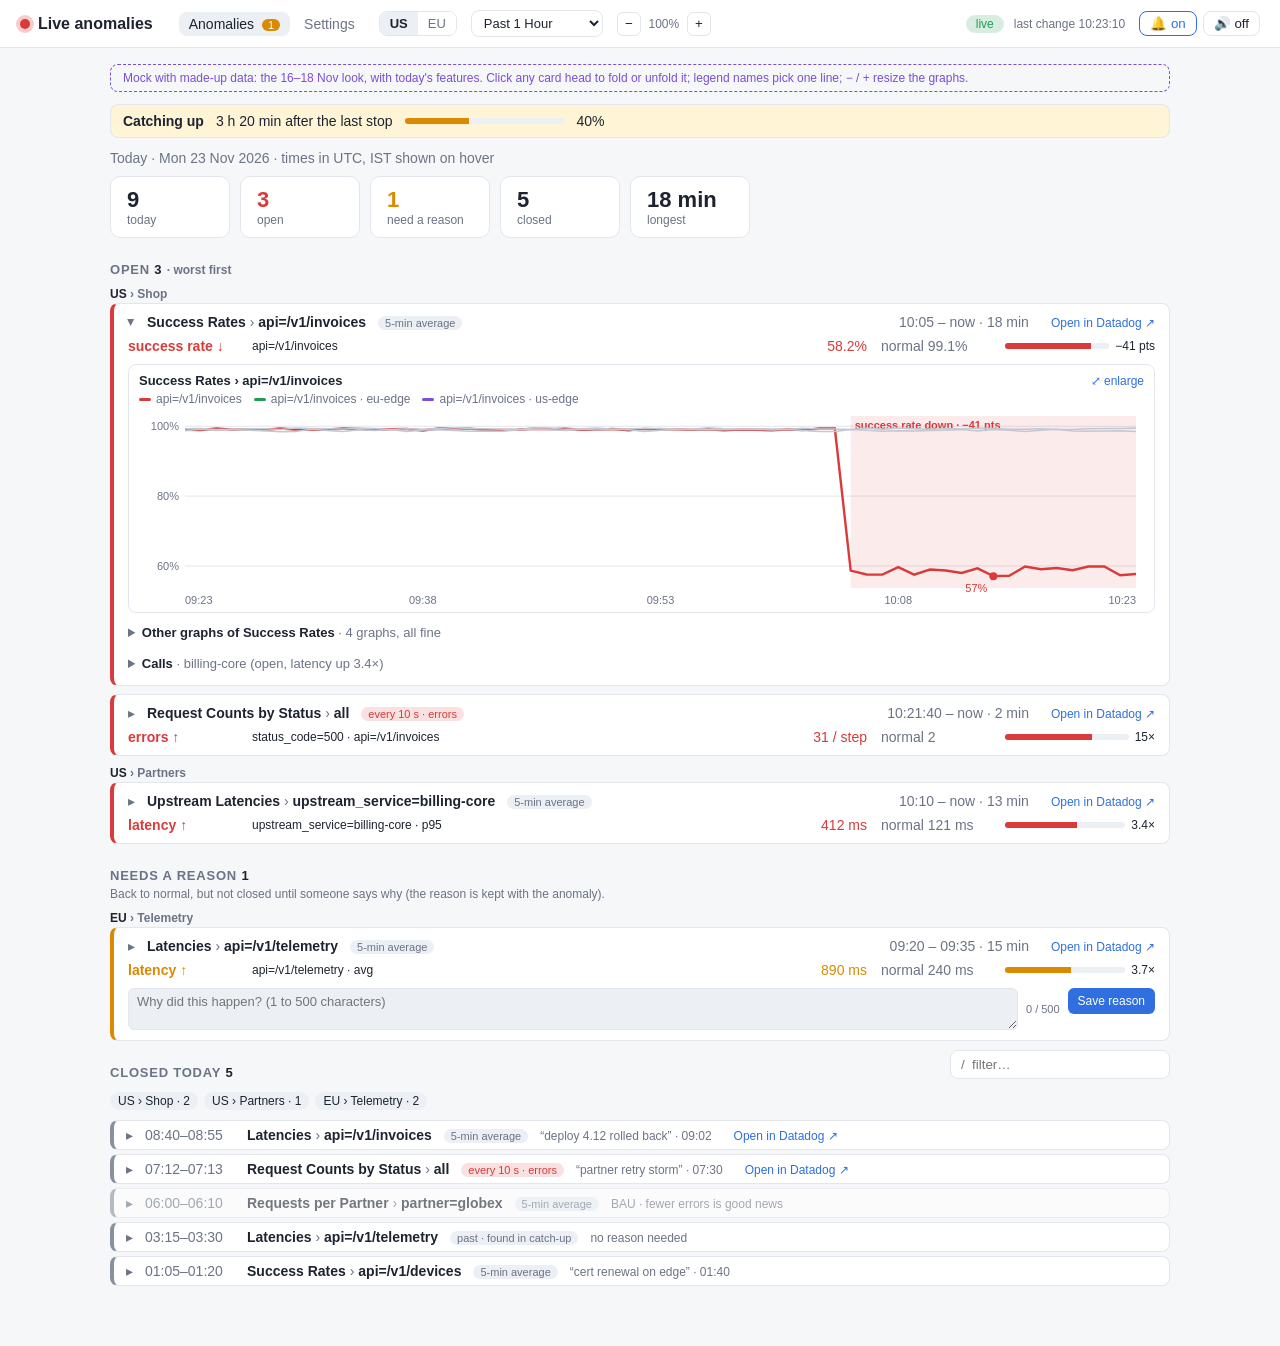
<file: docs/mockups/calmer-anomalies.html>
<!doctype html>
<html lang="en">
<head>
<meta charset="utf-8">
<meta name="viewport" content="width=device-width, initial-scale=1">
<title>Live anomalies (mock)</title>
<style>
/* The look of the Incidents page of 16-18 Nov 2026 (app.css at 06f5f58), with today's features. Mock data only. */
:root {
  --bg: #f6f7f9; --panel: #ffffff; --text: #1d2330; --muted: #6b7385; --line: #e3e6ec;
  --red: #d93a3a; --amber: #d98a00; --blue: #2f6fe0; --violet: #7a4fd6; --grey: #8a919e; --green: #1f9d55;
  --meter-bg: #eceff4; --highlight: #fff4d6; --band: rgba(217,58,58,.10); --faded: #c3c8d2;
  font-family: -apple-system, BlinkMacSystemFont, "Segoe UI", Roboto, sans-serif;
}
@media (prefers-color-scheme: dark) {
  :root {
    --bg: #11141a; --panel: #1a1e26; --text: #e6e9ef; --muted: #8d95a6; --line: #2a303b;
    --red: #ff6b6b; --amber: #f2b23d; --blue: #6aa1ff; --violet: #a98bff; --grey: #8a919e; --green: #43c37a;
    --meter-bg: #2a303b; --highlight: #3a3220; --band: rgba(255,107,107,.14); --faded: #4a5160;
  }
}
* { box-sizing: border-box; }
body { margin: 0; background: var(--bg); color: var(--text); font-size: 14px; }
.top { position: sticky; top: 0; z-index: 2; display: flex; gap: 14px; align-items: center; padding: 10px 20px;
  background: var(--panel); border-bottom: 1px solid var(--line); flex-wrap: wrap; }
.brand { font-weight: 650; font-size: 16px; display: flex; align-items: center; gap: 8px; }
.dot-logo { width: 10px; height: 10px; border-radius: 50%; background: var(--red); box-shadow: 0 0 0 4px color-mix(in srgb, var(--red) 25%, transparent); }
.tabs { display: flex; gap: 4px; margin-left: 12px; }
.tab { color: var(--muted); text-decoration: none; padding: 4px 10px; border-radius: 8px; }
.tab.active { color: var(--text); background: var(--meter-bg); }
.tab .badge { background: var(--amber); color: #fff; border-radius: 999px; font-size: 11px; padding: 0 6px; margin-left: 4px; }
.seg { display: inline-flex; border: 1px solid var(--line); border-radius: 8px; overflow: hidden; }
.seg button { border: 0; background: var(--panel); color: var(--muted); padding: 4px 10px; cursor: pointer; font: inherit; font-size: 13px; }
.seg button.on { background: var(--meter-bg); color: var(--text); font-weight: 550; }
select.range { border: 1px solid var(--line); background: var(--panel); color: var(--text); border-radius: 8px; padding: 4px 8px; font: inherit; font-size: 13px; }
.zoom { display: inline-flex; align-items: center; gap: 2px; font-size: 12px; color: var(--muted); }
.zoom button { border: 1px solid var(--line); background: var(--panel); color: var(--text); border-radius: 6px; width: 24px; height: 24px; cursor: pointer; }
.zoom span { width: 42px; text-align: center; font-variant-numeric: tabular-nums; }
.conn { display: flex; gap: 10px; align-items: center; margin-left: auto; }
.pill { padding: 2px 10px; border-radius: 999px; font-size: 12px; background: var(--meter-bg); }
.pill.connected { background: color-mix(in srgb, var(--green) 18%, transparent); color: var(--green); }
.muted { color: var(--muted); font-size: 12px; }
.toggles { display: flex; gap: 6px; }
.toggle { border: 1px solid var(--line); background: var(--panel); color: var(--text); border-radius: 8px; padding: 4px 10px; cursor: pointer; }
.toggle.on { border-color: var(--blue); color: var(--blue); }
main { max-width: 1100px; margin: 0 auto; padding: 16px 20px 60px; }
.mock-note { border: 1px dashed var(--violet); color: var(--violet); border-radius: 8px; padding: 6px 12px; font-size: 12px; margin-bottom: 12px; }
.s-notice { background: var(--highlight); border: 1px solid var(--line); border-radius: 8px; padding: 8px 12px; margin: 0 0 12px; display: flex; gap: 12px; align-items: center; }
.s-notice .bar { flex: 0 0 160px; height: 6px; border-radius: 3px; background: var(--meter-bg); overflow: hidden; }
.s-notice .bar i { display: block; height: 100%; width: 40%; background: var(--amber); }
.day-title { color: var(--muted); margin: 4px 0 10px; }
.cards { display: flex; flex-wrap: wrap; gap: 10px; }
.card { background: var(--panel); border: 1px solid var(--line); border-radius: 10px; padding: 10px 16px; min-width: 120px; }
.card .num { font-size: 22px; font-weight: 650; font-variant-numeric: tabular-nums; }
.card.open .num { color: var(--red); } .card.wait .num { color: var(--amber); }
.card .lbl { color: var(--muted); font-size: 12px; }
h2 { font-size: 13px; text-transform: uppercase; letter-spacing: .06em; color: var(--muted); margin: 24px 0 8px; }
.count { color: var(--text); }
.calm-note { font-size: 12px; margin: -4px 0 8px; }
.list { display: flex; flex-direction: column; gap: 8px; }
.t-view { font-weight: 600; margin: 10px 0 2px; color: var(--muted); font-size: 12px; }
.t-view b { color: var(--text); }
.inc { background: var(--panel); border: 1px solid var(--line); border-left: 4px solid var(--grey); border-radius: 8px; padding: 10px 14px; }
.inc.s-red { border-left-color: var(--red); } .inc.s-amber { border-left-color: var(--amber); }
.inc-head { display: flex; gap: 12px; align-items: baseline; flex-wrap: wrap; cursor: pointer; }
.chev { color: var(--muted); transition: transform .15s; display: inline-block; }
.inc.expanded > .inc-head .chev { transform: rotate(90deg); }
.title { font-weight: 600; }
.crumb { color: var(--muted); font-weight: 400; }
.tag { font-size: 11px; padding: 1px 7px; border-radius: 999px; background: var(--meter-bg); color: var(--muted); white-space: nowrap; }
.tag.fast { background: color-mix(in srgb, var(--red) 15%, transparent); color: var(--red); }
.when { color: var(--muted); margin-left: auto; font-variant-numeric: tabular-nums; white-space: nowrap; }
.links a { color: var(--blue); text-decoration: none; margin-left: 10px; font-size: 12px; }
.links a:hover { text-decoration: underline; }
.lines { margin-top: 8px; display: grid; grid-template-columns: minmax(110px, auto) minmax(150px, 1fr) minmax(90px, auto) minmax(110px, auto) 150px; gap: 4px 14px; align-items: center; }
.lines .sig { font-weight: 550; } .lines .val { font-variant-numeric: tabular-nums; text-align: right; }
.lines .norm { color: var(--muted); font-variant-numeric: tabular-nums; }
.lines .tags { font-size: 12px; overflow-wrap: anywhere; }
.meter { display: flex; align-items: center; gap: 6px; font-size: 12px; font-variant-numeric: tabular-nums; }
.meter .bar { flex: 1; height: 6px; border-radius: 3px; background: var(--meter-bg); overflow: hidden; }
.meter .fill { display: block; height: 100%; }
.c-red { color: var(--red); } .c-amber { color: var(--amber); } .c-green { color: var(--green); }
.f-red { background: var(--red); } .f-amber { background: var(--amber); } .f-grey { background: var(--grey); }
.body { display: none; margin-top: 10px; }
.inc.expanded > .body { display: block; }
.graph { border: 1px solid var(--line); border-radius: 8px; padding: 8px 10px 4px; position: relative; }
.graph-head { display: flex; gap: 10px; align-items: baseline; font-size: 13px; }
.graph-head .gt { font-weight: 550; }
.graph-head .acts { margin-left: auto; display: flex; gap: 10px; font-size: 12px; }
.graph-head .acts a { color: var(--blue); text-decoration: none; }
.legend { display: flex; flex-wrap: wrap; gap: 4px 12px; font-size: 12px; margin: 4px 0 2px; }
.legend span { cursor: pointer; display: inline-flex; align-items: center; gap: 5px; color: var(--muted); }
.legend span.on { color: var(--text); font-weight: 550; }
.legend i { width: 12px; height: 3px; border-radius: 2px; display: inline-block; }
svg.chart { width: 100%; height: calc(200px * var(--z, 1)); display: block; }
.fold { margin-top: 8px; }
.fold > summary { cursor: pointer; color: var(--muted); font-size: 13px; padding: 4px 0; }
.fold > summary b { color: var(--text); font-weight: 550; }
.small-grid { display: grid; grid-template-columns: repeat(auto-fill, minmax(calc(300px * var(--z, 1)), 1fr)); gap: 8px; margin-top: 6px; }
.small-grid svg.chart { height: calc(120px * var(--z, 1)); }
.callers { display: flex; flex-direction: column; gap: 2px; font-size: 13px; margin: 6px 0; }
.reason-box { display: flex; gap: 8px; align-items: flex-start; margin-top: 10px; flex-wrap: wrap; }
.reason-in { flex: 1 1 260px; min-height: 30px; resize: vertical; background: var(--meter-bg); color: inherit;
  border: 1px solid var(--line); border-radius: 6px; padding: 5px 8px; font: inherit; font-size: 13px; }
.reason-count { color: var(--muted); font-size: 11px; align-self: center; }
.reason-send { background: var(--blue); color: #fff; border: 0; border-radius: 6px; padding: 6px 10px; cursor: pointer; font-size: 12px; }
.closed-head { display: flex; align-items: center; gap: 12px; }
.closed-head h2 { margin-right: auto; }
#filter { width: 220px; padding: 6px 10px; border-radius: 8px; border: 1px solid var(--line); background: var(--panel); color: var(--text); }
.groups { display: flex; flex-wrap: wrap; gap: 6px; margin: 4px 0 10px; }
.chip { font-size: 12px; padding: 2px 8px; border-radius: 999px; background: var(--meter-bg); cursor: pointer; border: 0; color: var(--text); }
.closed-list { gap: 4px; }
.closed-list .inc { padding: 6px 12px; }
.endt { color: var(--muted); font-variant-numeric: tabular-nums; width: 90px; }
.reason-shown { font-size: 12px; color: var(--muted); overflow-wrap: anywhere; }
.inc.bau-only { opacity: .6; }
.tip { position: absolute; pointer-events: none; background: var(--panel); border: 1px solid var(--line); border-radius: 6px;
  padding: 4px 8px; font-size: 12px; box-shadow: 0 2px 8px rgba(0,0,0,.12); display: none; white-space: nowrap; z-index: 3; }
@media (max-width: 700px) {
  .conn { margin-left: 0; } .tabs { margin-left: 0; }
  .lines { grid-template-columns: 1fr 1fr; } .lines .tags, .lines .meter { grid-column: span 2; }
  #filter { width: 140px; }
}
</style>
</head>
<body>
<header class="top">
  <div class="brand"><span class="dot-logo"></span>Live anomalies</div>
  <nav class="tabs" aria-label="Views">
    <a href="#" class="tab active">Anomalies <span class="badge" title="Need a reason">1</span></a>
    <a href="#" class="tab">Settings</a>
  </nav>
  <div class="seg" id="region"><button class="on">US</button><button>EU</button></div>
  <select class="range" aria-label="Time range"><option>Past 15 Minutes</option><option>Past 30 Minutes</option><option selected>Past 1 Hour</option><option>Past 3 Hours</option><option>Past 6 Hours</option><option>Past 12 Hours</option><option>Past 1 Day</option></select>
  <div class="zoom" title="Graph size (browser zoom works too)"><button id="zOut">−</button><span id="zVal">100%</span><button id="zIn">+</button></div>
  <div class="conn"><span class="pill connected">live</span><span class="muted">last change 10:23:10</span></div>
  <div class="toggles"><button class="toggle on" title="Desktop notification when a new anomaly opens">🔔 on</button><button class="toggle" title="Short sound when a new anomaly opens">🔊 off</button></div>
</header>

<main>
  <div class="mock-note">Mock with made-up data: the 16–18 Nov look, with today's features. Click any card head to fold or unfold it; legend names pick one line; − / + resize the graphs.</div>

  <div class="s-notice"><b>Catching up</b> 3 h 20 min after the last stop <span class="bar"><i></i></span> 40%</div>

  <section>
    <div class="day-title">Today · Mon 23 Nov 2026 · times in UTC, IST shown on hover</div>
    <div class="cards">
      <div class="card"><div class="num">9</div><div class="lbl">today</div></div>
      <div class="card open"><div class="num">3</div><div class="lbl">open</div></div>
      <div class="card wait"><div class="num">1</div><div class="lbl">need a reason</div></div>
      <div class="card"><div class="num">5</div><div class="lbl">closed</div></div>
      <div class="card"><div class="num">18 min</div><div class="lbl">longest</div></div>
    </div>
  </section>

  <section>
    <h2>Open <span class="count">3</span> <span class="muted" style="text-transform:none;letter-spacing:0">· worst first</span></h2>
    <div class="t-view"><b>US</b> › Shop</div>
    <div class="list">
      <div class="inc s-red expanded" data-graph="sr">
        <div class="inc-head"><span class="chev">▸</span>
          <span class="title">Success Rates <span class="crumb">›</span> api=/v1/invoices</span>
          <span class="tag">5-min average</span>
          <span class="when">10:05 – now · 18 min</span>
          <span class="links"><a href="#" onclick="return false">Open in Datadog ↗</a></span>
        </div>
        <div class="lines">
          <span class="sig c-red">success rate ↓</span><span class="tags">api=/v1/invoices</span>
          <span class="val c-red">58.2%</span><span class="norm">normal 99.1%</span>
          <span class="meter"><span class="bar"><span class="fill f-red" style="width:82%"></span></span>−41 pts</span>
        </div>
        <div class="body">
          <div class="graph" data-chart="sr-main"></div>
          <details class="fold"><summary><b>Other graphs of Success Rates</b> · 4 graphs, all fine</summary>
            <div class="small-grid">
              <div class="graph" data-chart="sr-o1"></div><div class="graph" data-chart="sr-o2"></div>
              <div class="graph" data-chart="sr-o3"></div><div class="graph" data-chart="sr-o4"></div>
            </div>
          </details>
          <details class="fold"><summary><b>Calls</b> · billing-core (open, latency up 3.4×)</summary>
            <div class="callers"><span>→ <a href="#" onclick="return false" style="color:var(--blue)">upstream billing-core</a> <span class="c-red">open · latency up 3.4×</span></span></div>
          </details>
        </div>
      </div>

      <div class="inc s-red" data-graph="err">
        <div class="inc-head"><span class="chev">▸</span>
          <span class="title">Request Counts by Status <span class="crumb">›</span> all</span>
          <span class="tag fast">every 10 s · errors</span>
          <span class="when">10:21:40 – now · 2 min</span>
          <span class="links"><a href="#" onclick="return false">Open in Datadog ↗</a></span>
        </div>
        <div class="lines">
          <span class="sig c-red">errors ↑</span><span class="tags">status_code=500 · api=/v1/invoices</span>
          <span class="val c-red">31 / step</span><span class="norm">normal 2</span>
          <span class="meter"><span class="bar"><span class="fill f-red" style="width:70%"></span></span>15×</span>
        </div>
        <div class="body"><div class="graph" data-chart="err-main"></div></div>
      </div>
    </div>

    <div class="t-view"><b>US</b> › Partners</div>
    <div class="list">
      <div class="inc s-red" data-graph="up">
        <div class="inc-head"><span class="chev">▸</span>
          <span class="title">Upstream Latencies <span class="crumb">›</span> upstream_service=billing-core</span>
          <span class="tag">5-min average</span>
          <span class="when">10:10 – now · 13 min</span>
          <span class="links"><a href="#" onclick="return false">Open in Datadog ↗</a></span>
        </div>
        <div class="lines">
          <span class="sig c-red">latency ↑</span><span class="tags">upstream_service=billing-core · p95</span>
          <span class="val c-red">412 ms</span><span class="norm">normal 121 ms</span>
          <span class="meter"><span class="bar"><span class="fill f-red" style="width:60%"></span></span>3.4×</span>
        </div>
        <div class="body">
          <div class="graph" data-chart="up-main"></div>
          <details class="fold" open><summary><b>Called by</b> · 2 APIs from upstreams.yml</summary>
            <div class="callers">
              <span>← /v1/invoices <span class="c-red">open · latency up 4×</span></span>
              <span>← /v1/payments <span class="c-green">fine</span></span>
            </div>
            <div class="small-grid"><div class="graph" data-chart="up-c1"></div><div class="graph" data-chart="up-c2"></div></div>
          </details>
        </div>
      </div>
    </div>
  </section>

  <section>
    <h2>Needs a reason <span class="count">1</span></h2>
    <p class="muted calm-note">Back to normal, but not closed until someone says why (the reason is kept with the anomaly).</p>
    <div class="t-view"><b>EU</b> › Telemetry</div>
    <div class="list">
      <div class="inc s-amber" data-graph="tel">
        <div class="inc-head"><span class="chev">▸</span>
          <span class="title">Latencies <span class="crumb">›</span> api=/v1/telemetry</span>
          <span class="tag">5-min average</span>
          <span class="when">09:20 – 09:35 · 15 min</span>
          <span class="links"><a href="#" onclick="return false">Open in Datadog ↗</a></span>
        </div>
        <div class="lines">
          <span class="sig c-amber">latency ↑</span><span class="tags">api=/v1/telemetry · avg</span>
          <span class="val c-amber">890 ms</span><span class="norm">normal 240 ms</span>
          <span class="meter"><span class="bar"><span class="fill f-amber" style="width:55%"></span></span>3.7×</span>
        </div>
        <div class="reason-box">
          <textarea class="reason-in" placeholder="Why did this happen? (1 to 500 characters)"></textarea>
          <span class="reason-count">0 / 500</span><button class="reason-send">Save reason</button>
        </div>
        <div class="body"><div class="graph" data-chart="tel-main"></div></div>
      </div>
    </div>
  </section>

  <section>
    <div class="closed-head">
      <h2>Closed today <span class="count">5</span></h2>
      <input id="filter" type="search" placeholder="/  filter…" autocomplete="off" aria-label="Filter anomalies">
    </div>
    <div class="groups"><button class="chip">US › Shop · 2</button><button class="chip">US › Partners · 1</button><button class="chip">EU › Telemetry · 2</button></div>
    <div class="list closed-list">
      <div class="inc"><div class="inc-head"><span class="chev">▸</span><span class="endt">08:40–08:55</span>
        <span class="title">Latencies <span class="crumb">›</span> api=/v1/invoices</span><span class="tag">5-min average</span>
        <span class="reason-shown">“deploy 4.12 rolled back” · 09:02</span><span class="links"><a href="#" onclick="return false">Open in Datadog ↗</a></span></div></div>
      <div class="inc"><div class="inc-head"><span class="chev">▸</span><span class="endt">07:12–07:13</span>
        <span class="title">Request Counts by Status <span class="crumb">›</span> all</span><span class="tag fast">every 10 s · errors</span>
        <span class="reason-shown">“partner retry storm” · 07:30</span><span class="links"><a href="#" onclick="return false">Open in Datadog ↗</a></span></div></div>
      <div class="inc bau-only"><div class="inc-head"><span class="chev">▸</span><span class="endt">06:00–06:10</span>
        <span class="title">Requests per Partner <span class="crumb">›</span> partner=globex</span><span class="tag">5-min average</span>
        <span class="reason-shown">BAU · fewer errors is good news</span></div></div>
      <div class="inc"><div class="inc-head"><span class="chev">▸</span><span class="endt">03:15–03:30</span>
        <span class="title">Latencies <span class="crumb">›</span> api=/v1/telemetry</span><span class="tag">past · found in catch-up</span>
        <span class="reason-shown">no reason needed</span></div></div>
      <div class="inc"><div class="inc-head"><span class="chev">▸</span><span class="endt">01:05–01:20</span>
        <span class="title">Success Rates <span class="crumb">›</span> api=/v1/devices</span><span class="tag">5-min average</span>
        <span class="reason-shown">“cert renewal on edge” · 01:40</span></div></div>
    </div>
  </section>
</main>
<div class="tip" id="tip"></div>

<script>
// Made-up data for the mock. Times: 09:23 to 10:23, one point per minute.
const N = 61, T0 = 9 * 60 + 23;
const css = n => getComputedStyle(document.documentElement).getPropertyValue(n).trim();
const PAL = ['#2f6fe0', '#1f9d55', '#7a4fd6', '#d98a00', '#0f9fb0', '#c2417a'];
function seeded(s) { return () => (s = (s * 9301 + 49297) % 233280) / 233280; }
function series(base, wob, seed, from, to, val) {
  const r = seeded(seed);
  return Array.from({ length: N }, (_, i) => (i >= from && i <= to ? val(i, r) : base + (r() - .5) * wob));
}
const fmtT = i => { const m = T0 + i; return String(Math.floor(m / 60)).padStart(2, '0') + ':' + String(m % 60).padStart(2, '0'); };

const charts = {
  'sr-main': { title: 'Success Rates › api=/v1/invoices', unit: '%', band: [42, 60], label: 'success rate down · −41 pts', hot: 0,
    lines: [['api=/v1/invoices', series(99.1, .6, 3, 42, 60, (i, r) => 57 + r() * 3)], ['api=/v1/invoices · eu-edge', series(98.8, .8, 5, -1, -1)], ['api=/v1/invoices · us-edge', series(99.3, .5, 7, -1, -1)]] },
  'sr-o1': { title: 'Success Rates › api=/v1/devices', unit: '%', small: true, lines: [['api=/v1/devices', series(99.5, .5, 11, -1, -1)]] },
  'sr-o2': { title: 'Success Rates › api=/v1/payments', unit: '%', small: true, lines: [['api=/v1/payments', series(98.9, .7, 13, -1, -1)]] },
  'sr-o3': { title: 'Success Rates › api=/v1/orders', unit: '%', small: true, lines: [['api=/v1/orders', series(99.7, .3, 17, -1, -1)]] },
  'sr-o4': { title: 'Success Rates › api=/v1/accounts/…/state', unit: '%', small: true, lines: [['api=/v1/accounts/_id_/gateways/_mac_/security/state', series(99.2, .6, 19, -1, -1)]] },
  'err-main': { title: 'Request Counts by Status', unit: '', band: [58.7, 60], label: 'errors up · 15×', hot: 2,
    lines: [['status_code=200', series(480, 40, 23, -1, -1)], ['status_code=404', series(6, 3, 29, -1, -1)], ['status_code=500', series(2, 2, 31, 59, 60, (i, r) => 29 + r() * 4)], ['status_code=503', series(1, 1.5, 37, -1, -1)]] },
  'up-main': { title: 'Upstream Latencies › upstream_service=billing-core', unit: ' ms', band: [47, 60], label: 'latency up · 3.4×', hot: 0,
    lines: [['p95', series(121, 18, 41, 47, 60, (i, r) => 380 + r() * 60)], ['p50', series(64, 8, 43, 47, 60, (i, r) => 150 + r() * 20)]] },
  'up-c1': { title: 'Latencies › api=/v1/invoices', unit: ' ms', small: true, band: [48, 60], hot: 0, lines: [['api=/v1/invoices', series(140, 20, 47, 48, 60, (i, r) => 520 + r() * 60)]] },
  'up-c2': { title: 'Latencies › api=/v1/payments', unit: ' ms', small: true, lines: [['api=/v1/payments', series(95, 14, 53, -1, -1)]] },
  'tel-main': { title: 'Latencies › api=/v1/telemetry', unit: ' ms', band: [-3, 12], label: 'latency up · 3.7× (calm since 09:35)', hot: 0,
    lines: [['api=/v1/telemetry', series(240, 30, 59, 0, 12, (i, r) => 850 + r() * 80)], ['api=/v1/ingest', series(180, 25, 61, -1, -1)]] },
};
const only = {};   // chart id -> picked line index (show only one line)
let zoom = 1;

function niceTicks(lo, hi) {
  const span = hi - lo || 1, step0 = span / 3, p = Math.pow(10, Math.floor(Math.log10(step0)));
  const step = [1, 2, 2.5, 5, 10].map(m => m * p).find(s => s >= step0);
  const t = []; for (let v = Math.ceil(lo / step) * step; v <= hi + 1e-9; v += step) t.push(+v.toFixed(6)); return t;
}
const short = (v, u) => (Math.abs(v) >= 1000 ? (v / 1000).toFixed(1) + 'k' : (Math.abs(v) < 10 ? v.toFixed(1) : Math.round(v))) + u;

function draw(host) {
  const id = host.dataset.chart, c = charts[id], W = host.clientWidth - 20, H = (c.small ? 120 : 200) * zoom;
  const pad = { l: 46, r: 8, t: 8, b: 20 }, iw = W - pad.l - pad.r, ih = H - pad.t - pad.b;
  const pick = only[id], shown = c.lines.map((l, k) => pick == null || pick === k);
  const vals = c.lines.filter((_, k) => shown[k]).flatMap(l => l[1]);
  let lo = Math.min(...vals), hi = Math.max(...vals); const m = (hi - lo) * .08 || 1; lo -= m; hi += m;
  const x = i => pad.l + iw * i / (N - 1), y = v => pad.t + ih * (1 - (v - lo) / (hi - lo));
  const grid = css('--line'), muted = css('--muted'), red = css('--red');
  let s = `<svg class="chart" viewBox="0 0 ${W} ${H}" preserveAspectRatio="none" style="height:${H}px">`;
  for (const t of niceTicks(lo, hi)) s += `<line x1="${pad.l}" x2="${W - pad.r}" y1="${y(t)}" y2="${y(t)}" stroke="${grid}"/><text x="${pad.l - 6}" y="${y(t) + 4}" text-anchor="end" font-size="11" fill="${muted}">${short(t, c.unit)}</text>`;
  for (let i = 0; i < N - 10; i += 15) s += `<text x="${x(i)}" y="${H - 4}" text-anchor="${i === 0 ? 'start' : 'middle'}" font-size="11" fill="${muted}">${fmtT(i)}</text>`;
  s += `<text x="${x(N - 1)}" y="${H - 4}" text-anchor="end" font-size="11" fill="${muted}">${fmtT(N - 1)}</text>`;
  if (c.band) {
    const a = Math.max(0, c.band[0]), b = Math.min(N - 1, c.band[1]);
    s += `<rect x="${x(a)}" y="${pad.t}" width="${Math.max(2, x(b) - x(a))}" height="${ih}" fill="${css('--band')}"/>`;
    if (c.label) s += `<text x="${x(a) + 4}" y="${pad.t + 13}" font-size="11" fill="${red}" font-weight="600">${c.label}</text>`;
  }
  c.lines.forEach((l, k) => {
    if (!shown[k]) return;
    const hot = c.band && k === c.hot, col = hot ? red : (c.band && pick == null ? css('--faded') : PAL[k % PAL.length]);
    s += `<polyline fill="none" stroke="${col}" stroke-width="${hot ? 2.4 : 1.5}" points="${l[1].map((v, i) => x(i) + ',' + y(v)).join(' ')}"/>`;
    if (hot) {
      const arr = l[1], up = c.unit === '%' ? false : true;
      let pi = c.band[0] < 0 ? 0 : c.band[0]; for (let i = Math.max(0, Math.floor(c.band[0])); i <= Math.min(N - 1, c.band[1]); i++) if (up ? arr[i] > arr[pi] : arr[i] < arr[pi]) pi = i;
      s += `<circle cx="${x(pi)}" cy="${y(arr[pi])}" r="4" fill="${red}"/><text x="${x(pi) - 6}" y="${y(arr[pi]) + (up ? -8 : 16)}" text-anchor="end" font-size="11" fill="${red}">${short(arr[pi], c.unit)}</text>`;
    }
  });
  s += `<line class="xh" x1="0" x2="0" y1="${pad.t}" y2="${pad.t + ih}" stroke="${muted}" stroke-dasharray="3 3" visibility="hidden"/></svg>`;
  const legend = c.lines.length > 1 ? `<div class="legend">${c.lines.map((l, k) => `<span data-k="${k}" class="${pick === k ? 'on' : ''}" title="Click: show only this line; click again: all"><i style="background:${c.band && k === c.hot ? red : PAL[k % PAL.length]}"></i>${l[0]}</span>`).join('')}</div>` : '';
  host.innerHTML = `<div class="graph-head"><span class="gt">${c.title}</span><span class="acts"><a href="#" onclick="return false">⤢ enlarge</a>${c.small ? '<a href="#" onclick="return false">Open in Datadog ↗</a>' : ''}</span></div>${legend}${s}`;
  host.querySelectorAll('.legend span').forEach(sp => sp.onclick = () => { const k = +sp.dataset.k; only[id] = only[id] === k ? null : k; draw(host); });
  const svg = host.querySelector('svg'), tip = document.getElementById('tip');
  svg.onmousemove = e => {
    const r = svg.getBoundingClientRect(), i = Math.round(((e.clientX - r.left) * W / r.width - pad.l) / iw * (N - 1));
    if (i < 0 || i >= N) return;
    crosshair(host.closest('.inc'), i);
    tip.style.display = 'block'; tip.style.left = (e.pageX + 12) + 'px'; tip.style.top = (e.pageY + 12) + 'px';
    tip.innerHTML = `<b>${fmtT(i)}</b><br>` + c.lines.filter((_, k) => shown[k]).map(l => `${l[0]}: ${short(l[1][i], c.unit)}`).join('<br>');
  };
  svg.onmouseleave = () => { tip.style.display = 'none'; crosshair(host.closest('.inc'), -1); };
}
// Hovering shows the same moment on every graph of the same anomaly.
function crosshair(card, i) {
  card.querySelectorAll('svg.chart').forEach(svg => {
    const line = svg.querySelector('.xh'), W = svg.viewBox.baseVal.width, iw = W - 46 - 8, x = 46 + iw * i / (N - 1);
    line.setAttribute('x1', x); line.setAttribute('x2', x); line.setAttribute('visibility', i < 0 ? 'hidden' : 'visible');
  });
}
function drawVisible() { document.querySelectorAll('.inc.expanded .graph[data-chart]').forEach(h => { if (h.offsetParent) draw(h); }); }
document.querySelectorAll('.inc[data-graph] > .inc-head').forEach(h => h.onclick = e => {
  if (e.target.closest('a')) return; h.parentElement.classList.toggle('expanded'); drawVisible();
});
document.querySelectorAll('details.fold').forEach(d => d.addEventListener('toggle', drawVisible));
const setZoom = z => { zoom = Math.min(2, Math.max(.75, z)); document.getElementById('zVal').textContent = Math.round(zoom * 100) + '%'; document.documentElement.style.setProperty('--z', zoom); drawVisible(); };
document.getElementById('zIn').onclick = () => setZoom(zoom + .25);
document.getElementById('zOut').onclick = () => setZoom(zoom - .25);
document.querySelectorAll('#region button').forEach(b => b.onclick = () => { document.querySelectorAll('#region button').forEach(x => x.classList.toggle('on', x === b)); });
document.querySelectorAll('.reason-in').forEach(t => t.oninput = () => t.nextElementSibling.textContent = t.value.length + ' / 500');
new ResizeObserver(drawVisible).observe(document.querySelector('main'));
drawVisible();
</script>
</body>
</html>
</file>
